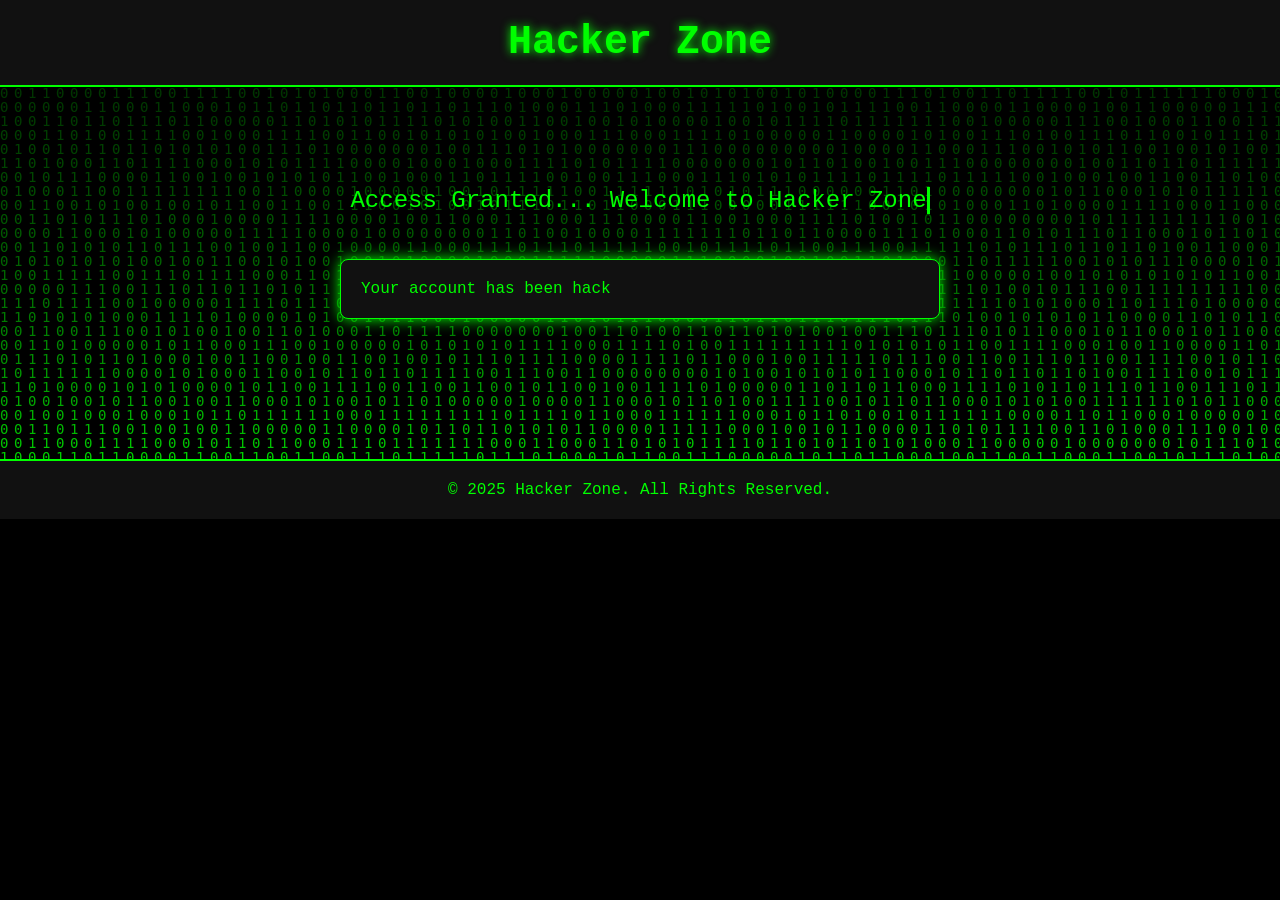
<file: INDEX.HTML>
<!DOCTYPE html>
<html lang="en">
<head>
  <meta charset="UTF-8">
  <meta name="viewport" content="width=device-width, initial-scale=1.0">
  <title>Hacker Zone</title>
  <style>
    * {
      margin: 0;
      padding: 0;
      box-sizing: border-box;
      font-family: 'Courier New', monospace;
    }
    body {
      background: #000;
      color: #00ff00;
      overflow-x: hidden;
    }
    header {
      background: #111;
      padding: 20px;
      text-align: center;
      border-bottom: 2px solid #00ff00;
    }
    header h1 {
      font-size: 2.5rem;
      text-shadow: 0 0 10px #00ff00;
    }
    .hero {
      text-align: center;
      padding: 100px 20px;
    }
    .typing {
      font-size: 1.5rem;
      border-right: 3px solid #00ff00;
      display: inline-block;
      white-space: nowrap;
      overflow: hidden;
      animation: typing 4s steps(40, end), blink 0.75s step-end infinite;
    }
    @keyframes typing {
      from { width: 0 }
      to { width: 100% }
    }
    @keyframes blink {
      from, to { border-color: transparent }
      50% { border-color: #00ff00; }
    }
    .matrix-bg {
      position: fixed;
      top: 0;
      left: 0;
      width: 100%;
      height: 100%;
      background: black;
      z-index: -1;
      overflow: hidden;
    }
    canvas {
      display: block;
    }
    .terminal {
      text-align: left;
      margin: 40px auto 0;
      max-width: 600px;
      background: #111;
      border: 1px solid #00ff00;
      padding: 20px;
      border-radius: 8px;
      box-shadow: 0 0 15px #00ff00;
      font-size: 1rem;
    }
    footer {
      background: #111;
      color: #00ff00;
      text-align: center;
      padding: 20px;
      margin-top: 40px;
      border-top: 2px solid #00ff00;
    }
  </style>
</head>
<body>
  <div class="matrix-bg">
    <canvas id="matrix"></canvas>
  </div>
  <header>
    <h1>Hacker Zone</h1>
  </header>
  <section class="hero" id="home">
    <div class="typing">Access Granted... Welcome to Hacker Zone</div>

    <div class="terminal" id="terminal"></div>
  </section>
  <footer>
    <p>&copy; 2025 Hacker Zone. All Rights Reserved.</p>
  </footer>
  <script>
    // Matrix Effect
    const canvas = document.getElementById('matrix');
    const ctx = canvas.getContext('2d');
    canvas.height = window.innerHeight;
    canvas.width = window.innerWidth;
    const letters = '01';
    const fontSize = 14;
    const columns = canvas.width / fontSize;
    const drops = [];
    for (let x = 0; x < columns; x++) drops[x] = 1;
    function draw() {
      ctx.fillStyle = 'rgba(0, 0, 0, 0.05)';
      ctx.fillRect(0, 0, canvas.width, canvas.height);
      ctx.fillStyle = '#0F0';
      ctx.font = fontSize + 'px monospace';
      for (let i = 0; i < drops.length; i++) {
        const text = letters.charAt(Math.floor(Math.random() * letters.length));
        ctx.fillText(text, i * fontSize, drops[i] * fontSize);
        if (drops[i] * fontSize > canvas.height && Math.random() > 0.975) drops[i] = 0;
        drops[i]++;
      }
    }
    setInterval(draw, 35);

    // Simulated Terminal Messages
    const terminal = document.getElementById("terminal");
    const messages = [
      "Your account has been hacked.",
      "[ACCESS GRANTED]",
      "Decrypting password..",
      "Bypassing firewall..",
      "Uploading payload..",
      "Trace detected! Masking IP."
    ];
    let i = 0;

    function typeMessage(msg, callback) {
      let j = 0;
      const interval = setInterval(() => {
        terminal.innerHTML += msg[j];
        j++;
        if (j >= msg.length) {
          clearInterval(interval);
          terminal.innerHTML += "<br>";
          setTimeout(callback, 500);
        }
      }, 50);
    }

    function nextMessage() {
      if (i < messages.length) {
        typeMessage(messages[i], nextMessage);
        i++;
      }
    }

    nextMessage();
  </script>
</body>
</html>
</file>
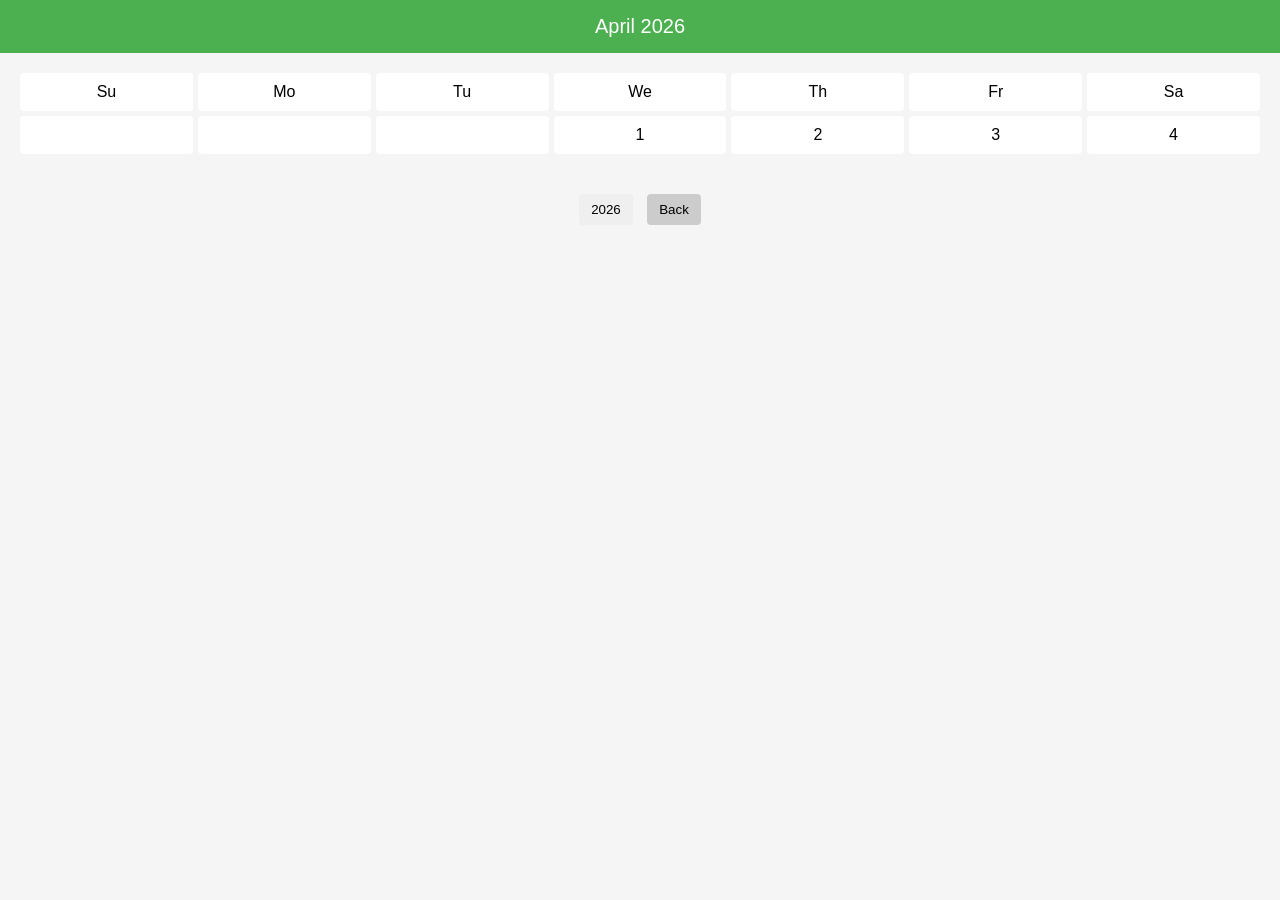
<file: calendar.html>
<!DOCTYPE html>
<html lang="en">
<head>
  <meta charset="UTF-8">
  <title>Calendar App</title>
  <style>
    body {
      font-family: Arial, sans-serif;
      margin: 0;
      background: #f5f5f5;
      text-align: center;
    }
    header {
      background: #4CAF50;
      color: white;
      padding: 15px;
      font-size: 20px;
    }
    .calendar {
      display: grid;
      grid-template-columns: repeat(7, 1fr);
      gap: 5px;
      padding: 20px;
    }
    .day {
      background: white;
      padding: 10px;
      border-radius: 4px;
      cursor: pointer;
    }
    .nav {
      margin: 15px;
    }
    button {
      padding: 8px 12px;
      margin: 5px;
      border: none;
      border-radius: 4px;
      cursor: pointer;
    }
    .back-btn {
      background: #ccc;
    }
    .year-view {
      display: none;
      grid-template-columns: repeat(3, 1fr);
      gap: 10px;
      padding: 20px;
    }
    .month {
      background: white;
      padding: 10px;
      border-radius: 4px;
      cursor: pointer;
    }
  </style>
</head>
<body>
  <header id="header">April 2026</header>

  <!-- Month view -->
  <div id="month-view" class="calendar">
    <div class="day">Su</div><div class="day">Mo</div><div class="day">Tu</div>
    <div class="day">We</div><div class="day">Th</div><div class="day">Fr</div><div class="day">Sa</div>
    <!-- Example days -->
    <div class="day"></div><div class="day"></div><div class="day"></div>
    <div class="day">1</div><div class="day">2</div><div class="day">3</div><div class="day">4</div>
    <!-- etc... -->
  </div>

  <!-- Year view -->
  <div id="year-view" class="year-view">
    <div class="month">2026 JANUARY</div>
    <div class="month">2026 FEBRUARY</div>
    <div class="month">2026 MARCH</div>
    <div class="month">2026 APRIL</div>
    <div class="month">2026 MAY</div>
    <!-- add all months -->
  </div>

  <div class="nav">
    <button onclick="showYear()">2026</button>
    <button class="back-btn" onclick="goBack()">Back</button>
  </div>

  <script>
    function showYear() {
      document.getElementById('month-view').style.display = 'none';
      document.getElementById('year-view').style.display = 'grid';
      document.getElementById('header').innerText = 'Year 2026';
    }

    function goBack() {
      document.getElementById('year-view').style.display = 'none';
      document.getElementById('month-view').style.display = 'grid';
      document.getElementById('header').innerText = 'April 2026';
    }
  </script>
</body>
</html>
</file>
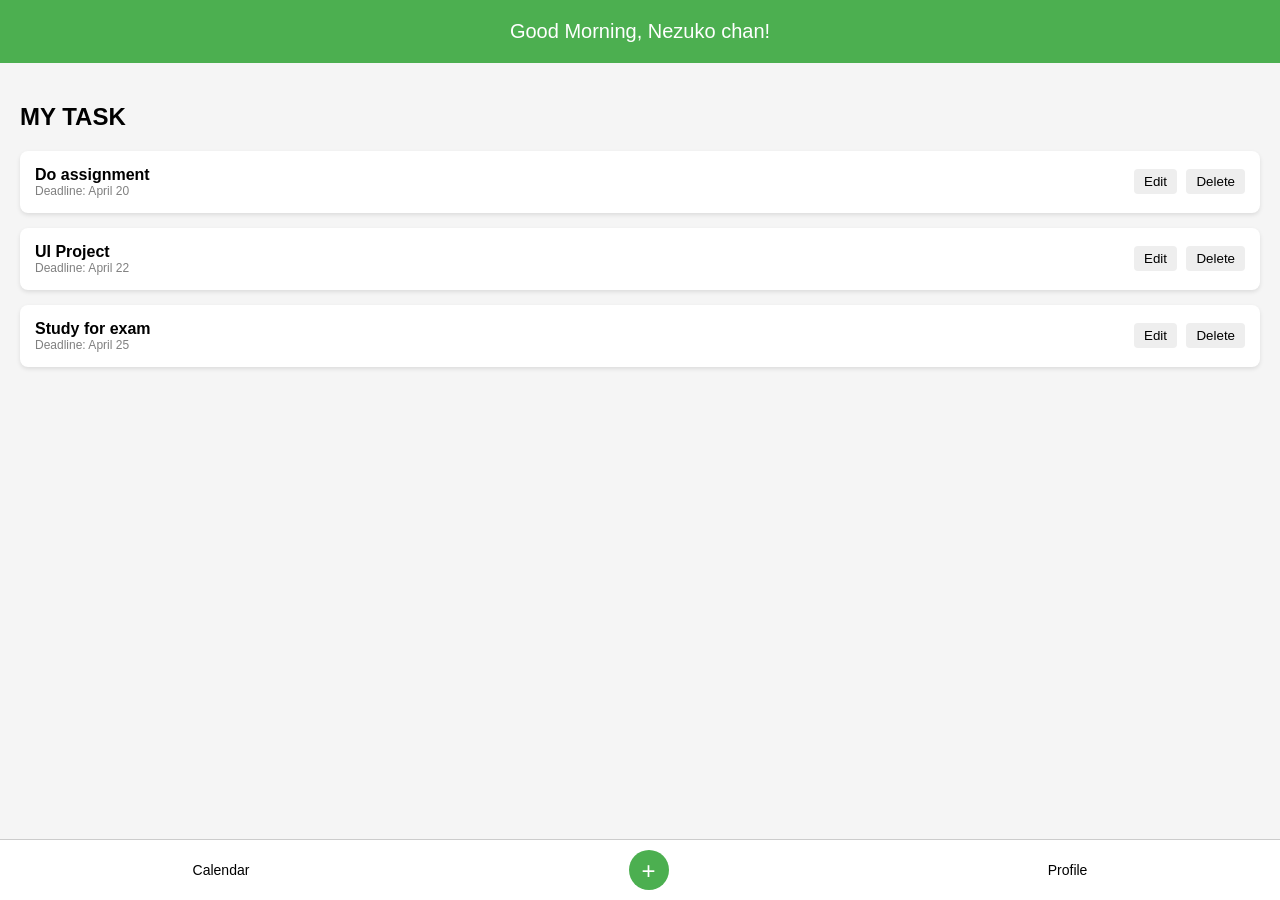
<file: dashboard.html>
<!DOCTYPE html>
<html lang="en">
<head>
  <meta charset="UTF-8">
  <title>Task Dashboard</title>
  <style>
    body {
      font-family: Arial, sans-serif;
      margin: 0;
      background: #f5f5f5;
    }
    header {
      background: #4CAF50;
      color: white;
      padding: 20px;
      text-align: center;
      font-size: 20px;
    }
    .tasks {
      padding: 20px;
    }
    .task {
      background: white;
      margin-bottom: 15px;
      padding: 15px;
      border-radius: 8px;
      display: flex;
      justify-content: space-between;
      align-items: center;
      box-shadow: 0 2px 4px rgba(0,0,0,0.1);
    }
    .task-info {
      display: flex;
      flex-direction: column;
    }
    .task-title {
      font-weight: bold;
    }
    .deadline {
      font-size: 12px;
      color: gray;
    }
    .actions button {
      margin-left: 5px;
      border: none;
      background: #eee;
      padding: 5px 10px;
      border-radius: 4px;
      cursor: pointer;
    }
    nav {
      position: fixed;
      bottom: 0;
      width: 100%;
      background: #fff;
      display: flex;
      justify-content: space-around;
      padding: 10px 0;
      border-top: 1px solid #ccc;
    }
    nav button {
      border: none;
      background: none;
      font-size: 14px;
      cursor: pointer;
    }
    .plus-btn {
      background: #4CAF50;
      color: white;
      border-radius: 50%;
      width: 40px;
      height: 40px;
      font-size: 24px;
      line-height: 40px;
    }
  </style>
</head>
<body>
  <header>
    Good Morning, Nezuko chan!
  </header>

  <div class="tasks">
    <h2>MY TASK</h2>

    <div class="task">
      <div class="task-info">
        <span class="task-title">Do assignment</span>
        <span class="deadline">Deadline: April 20</span>
      </div>
      <div class="actions">
        <button>Edit</button>
        <button>Delete</button>
      </div>
    </div>

    <div class="task">
      <div class="task-info">
        <span class="task-title">UI Project</span>
        <span class="deadline">Deadline: April 22</span>
      </div>
      <div class="actions">
        <button>Edit</button>
        <button>Delete</button>
      </div>
    </div>

    <div class="task">
      <div class="task-info">
        <span class="task-title">Study for exam</span>
        <span class="deadline">Deadline: April 25</span>
      </div>
      <div class="actions">
        <button>Edit</button>
        <button>Delete</button>
      </div>
    </div>
  </div>

  <nav>
    <button>Calendar</button>
    <button class="plus-btn">+</button>
    <button>Profile</button>
  </nav>
</body>
</html>
</file>
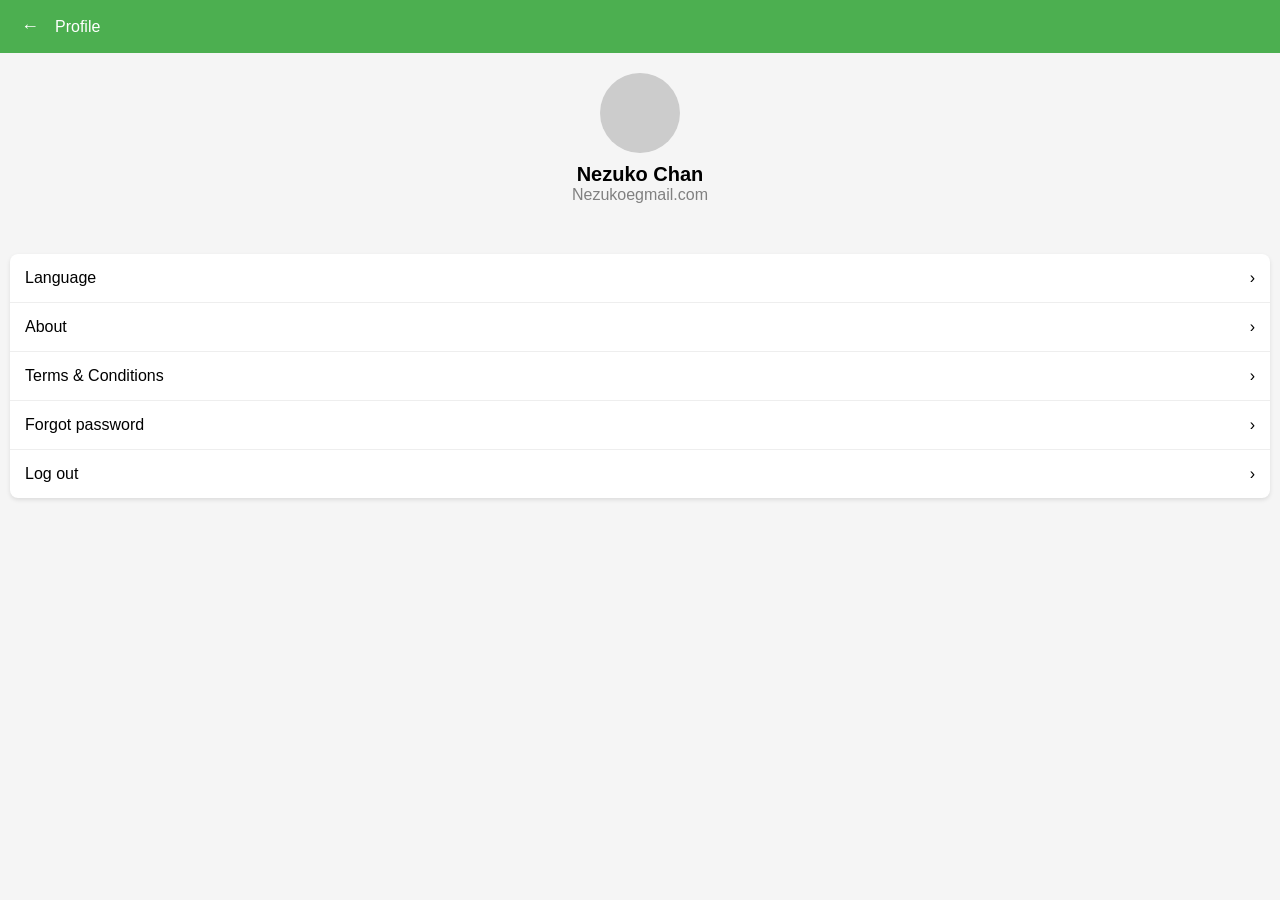
<file: profile.html>
<!DOCTYPE html>
<html lang="en">
<head>
  <meta charset="UTF-8">
  <title>Profile Page</title>
  <style>
    body {
      font-family: Arial, sans-serif;
      margin: 0;
      background: #f5f5f5;
    }
    header {
      background: #4CAF50;
      color: white;
      padding: 15px;
      display: flex;
      align-items: center;
    }
    header button {
      background: none;
      border: none;
      color: white;
      font-size: 18px;
      margin-right: 10px;
      cursor: pointer;
    }
    .profile {
      text-align: center;
      padding: 20px;
    }
    .avatar {
      width: 80px;
      height: 80px;
      border-radius: 50%;
      background: #ccc;
      margin: auto;
    }
    .name {
      font-size: 20px;
      font-weight: bold;
      margin-top: 10px;
    }
    .email {
      color: gray;
      margin-bottom: 20px;
    }
    .menu {
      background: white;
      margin: 10px;
      border-radius: 8px;
      box-shadow: 0 2px 4px rgba(0,0,0,0.1);
    }
    .menu-item {
      display: flex;
      justify-content: space-between;
      padding: 15px;
      border-bottom: 1px solid #eee;
      cursor: pointer;
    }
    .menu-item:last-child {
      border-bottom: none;
    }
  </style>
</head>
<body>
  <header>
    <button onclick="goBack()">←</button>
    <span>Profile</span>
  </header>

  <div class="profile">
    <div class="avatar"></div>
    <div class="name">Nezuko Chan</div>
    <div class="email">Nezukoegmail.com</div>
  </div>

  <div class="menu">
    <div class="menu-item">Language <span>›</span></div>
    <div class="menu-item">About <span>›</span></div>
    <div class="menu-item">Terms & Conditions <span>›</span></div>
    <div class="menu-item">Forgot password <span>›</span></div>
    <div class="menu-item">Log out <span>›</span></div>
  </div>

  <script>
    function goBack() {
      alert("Back button clicked! Dito mo ilalagay yung code para bumalik sa previous page.");
      // Halimbawa: window.history.back();
    }
  </script>
</body>
</html>
</file>
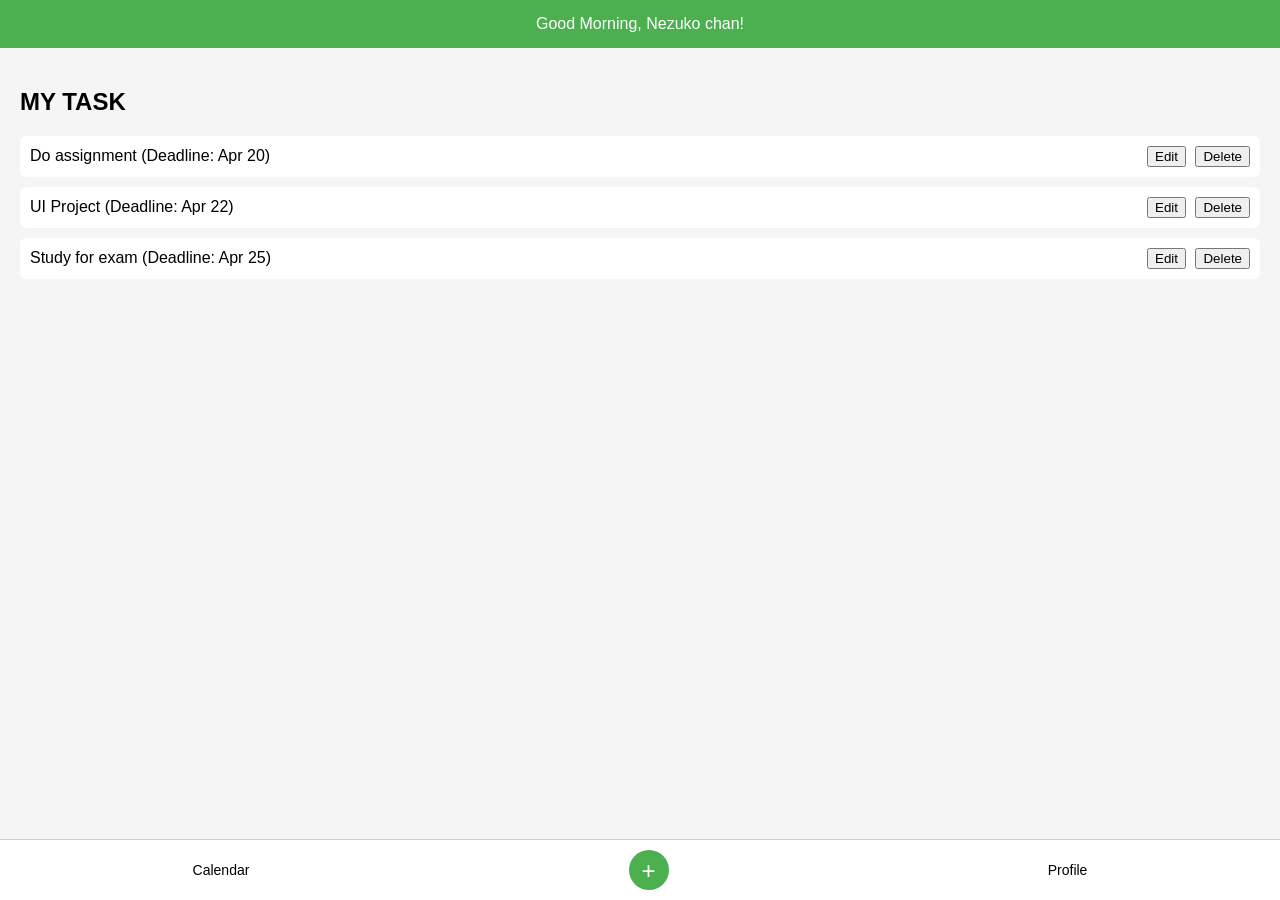
<file: taskapp.html>
<!DOCTYPE html>
<html lang="en">
<head>
  <meta charset="UTF-8">
  <title>Task App</title>
  <style>
    body { font-family: Arial, sans-serif; margin:0; background:#f5f5f5; }
    header { background:#4CAF50; color:white; padding:15px; text-align:center; }
    .hidden { display:none; }
    .tasks, .calendar, .profile { padding:20px; }
    .task { background:white; margin-bottom:10px; padding:10px; border-radius:6px;
            display:flex; justify-content:space-between; align-items:center; }
    .actions button { margin-left:5px; }
    nav { position:fixed; bottom:0; width:100%; background:#fff; display:flex;
          justify-content:space-around; padding:10px 0; border-top:1px solid #ccc; }
    nav button { border:none; background:none; font-size:14px; cursor:pointer; }
    .plus-btn { background:#4CAF50; color:white; border-radius:50%; width:40px; height:40px;
                font-size:24px; line-height:40px; }
    .avatar { width:80px; height:80px; border-radius:50%; background:#ccc; margin:auto; }
    .menu-item { background:white; padding:15px; margin:5px; border-radius:6px; cursor:pointer; }
  </style>
</head>
<body>
  <header id="header">Good Morning, Nezuko chan!</header>

  <!-- Dashboard -->
  <div id="dashboard" class="tasks">
    <h2>MY TASK</h2>
    <div class="task">
      <span>Do assignment (Deadline: Apr 20)</span>
      <div class="actions">
        <button onclick="editTask()">Edit</button>
        <button onclick="deleteTask()">Delete</button>
      </div>
    </div>
    <div class="task">
      <span>UI Project (Deadline: Apr 22)</span>
      <div class="actions">
        <button onclick="editTask()">Edit</button>
        <button onclick="deleteTask()">Delete</button>
      </div>
    </div>
    <div class="task">
      <span>Study for exam (Deadline: Apr 25)</span>
      <div class="actions">
        <button onclick="editTask()">Edit</button>
        <button onclick="deleteTask()">Delete</button>
      </div>
    </div>
  </div>

  <!-- Calendar -->
  <div id="calendar" class="calendar hidden">
    <h2>April 2026</h2>
    <p>[Calendar grid dito]</p>
    <button onclick="showDashboard()">Back</button>
    <button onclick="showYear()">2026</button>
  </div>

  <!-- Year view -->
  <div id="year" class="calendar hidden">
    <h2>Year 2026</h2>
    <p>[All months grid dito]</p>
    <button onclick="showCalendar()">Back</button>
  </div>

  <!-- Profile -->
  <div id="profile" class="profile hidden">
    <div class="avatar"></div>
    <h3>Nezuko Chan</h3>
    <p>Nezukoegmail.com</p>
    <div class="menu-item">Language ›</div>
    <div class="menu-item">About ›</div>
    <div class="menu-item">Terms & Conditions ›</div>
    <div class="menu-item">Forgot password ›</div>
    <div class="menu-item">Log out ›</div>
    <button onclick="showDashboard()">Back</button>
  </div>

  <!-- Navigation -->
  <nav>
    <button onclick="showCalendar()">Calendar</button>
    <button class="plus-btn" onclick="addTask()">+</button>
    <button onclick="showProfile()">Profile</button>
  </nav>

  <script>
    function showDashboard() {
      hideAll(); document.getElementById('dashboard').classList.remove('hidden');
      document.getElementById('header').innerText = "Good Morning, Nezuko chan!";
    }
    function showCalendar() {
      hideAll(); document.getElementById('calendar').classList.remove('hidden');
      document.getElementById('header').innerText = "Calendar";
    }
    function showYear() {
      hideAll(); document.getElementById('year').classList.remove('hidden');
      document.getElementById('header').innerText = "Year 2026";
    }
    function showProfile() {
      hideAll(); document.getElementById('profile').classList.remove('hidden');
      document.getElementById('header').innerText = "Profile";
    }
    function hideAll() {
      document.getElementById('dashboard').classList.add('hidden');
      document.getElementById('calendar').classList.add('hidden');
      document.getElementById('year').classList.add('hidden');
      document.getElementById('profile').classList.add('hidden');
    }
    function editTask() { alert("Edit task clicked!"); }
    function deleteTask() { alert("Delete task clicked!"); }
    function addTask() { alert("Add task clicked!"); }
  </script>
</body>
</html>
</file>
